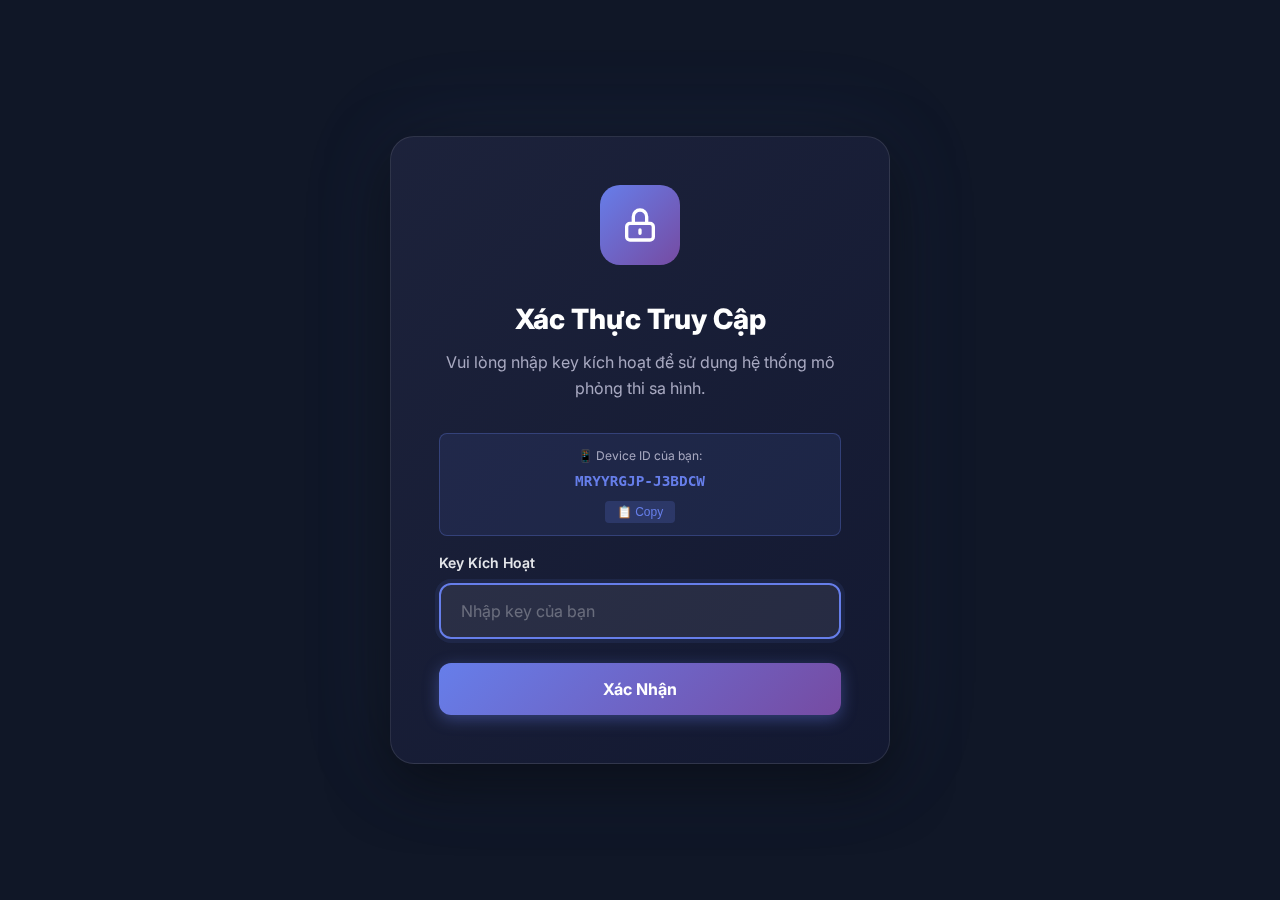
<file: index.html>
<!DOCTYPE html>
<html lang="vi">

<head>
    <meta charset="UTF-8">
    <meta name="viewport" content="width=device-width, initial-scale=1.0">
    <meta name="description"
        content="Website mô phỏng thi bằng lái xe ô tô - Luyện tập với các câu hỏi hình ảnh có âm thanh">
    <title>Mô Phỏng Âm Thanh Sát Hạch Thi Bằng Lái Xe</title>
    <link rel="icon" type="image/png" href="LOGO.png">
    <link rel="stylesheet" href="styles.css">
    <link rel="stylesheet" href="auth.css">
    <link rel="preconnect" href="https://fonts.googleapis.com">
    <link rel="preconnect" href="https://fonts.gstatic.com" crossorigin>
    <link href="https://fonts.googleapis.com/css2?family=Inter:wght@300;400;500;600;700;800&display=swap"
        rel="stylesheet">
</head>

<body>
    <!-- Background Animation -->
    <div class="background-animation">
        <div class="road-line"></div>
        <div class="road-line"></div>
        <div class="road-line"></div>
    </div>

    <!-- Header -->
    <header class="header">
        <div class="container">
            <div class="logo">
                <div class="logo-icon">
                    <svg viewBox="0 0 24 24" fill="none" xmlns="http://www.w3.org/2000/svg">
                        <path d="M5 13L9 17L19 7" stroke="currentColor" stroke-width="2" stroke-linecap="round"
                            stroke-linejoin="round" />
                        <circle cx="12" cy="12" r="10" stroke="currentColor" stroke-width="2" />
                    </svg>
                </div>
                <span class="logo-text">Mô Phỏng Âm Thanh Sát Hạch</span>
            </div>
            <nav class="nav">
                <a href="index.html" class="nav-link active">Trang Chủ</a>
                <button class="theme-toggle" id="themeToggle" title="Chuyển đổi Sáng/Tối">
                    <!-- Moon Icon (shown in dark mode) -->
                    <svg class="moon-icon" viewBox="0 0 24 24" fill="none" xmlns="http://www.w3.org/2000/svg">
                        <path d="M21 12.79A9 9 0 1 1 11.21 3 7 7 0 0 0 21 12.79z" stroke="currentColor" stroke-width="2"
                            stroke-linecap="round" stroke-linejoin="round" />
                    </svg>
                    <!-- Sun Icon (shown in light mode) -->
                    <svg class="sun-icon" viewBox="0 0 24 24" fill="none" xmlns="http://www.w3.org/2000/svg">
                        <circle cx="12" cy="12" r="5" stroke="currentColor" stroke-width="2" />
                        <path
                            d="M12 1v2M12 21v2M4.22 4.22l1.42 1.42M18.36 18.36l1.42 1.42M1 12h2M21 12h2M4.22 19.78l1.42-1.42M18.36 5.64l1.42-1.42"
                            stroke="currentColor" stroke-width="2" stroke-linecap="round" />
                    </svg>
                </button>
            </nav>
        </div>
    </header>

    <!-- Hero Section -->
    <section class="hero">
        <div class="container">
            <div class="hero-content">
                <div class="hero-badge">
                    <span class="badge-icon">🎯</span>
                    <span>Mô phỏng sát hạch thực tế</span>
                </div>
                <h1 class="hero-title">
                    Luyện Thi Thiết Bị Sát Hạch<br>
                    <span class="gradient-text">Chuẩn Bộ Giao Thông</span>
                </h1>
                <p class="hero-description">

                </p>
                <div class="hero-buttons">
                    <button class="btn btn-primary" id="startSaHinhBtn">
                        <svg viewBox="0 0 24 24" fill="none" xmlns="http://www.w3.org/2000/svg">
                            <path d="M9 19V6L21 12L9 19Z" stroke="currentColor" stroke-width="2" stroke-linecap="round"
                                stroke-linejoin="round" />
                        </svg>
                        <span>Thi Sa Hình</span>
                    </button>
                    <button class="btn btn-primary btn-alt" id="startDuongTruongBtn">
                        <svg viewBox="0 0 24 24" fill="none" xmlns="http://www.w3.org/2000/svg">
                            <path
                                d="M19 11H5M19 11C20.1046 11 21 11.8954 21 13V19C21 20.1046 20.1046 21 19 21H5C3.89543 21 3 20.1046 3 19V13C3 11.8954 3.89543 11 5 11M19 11V9C19 7.89543 18.1046 7 17 7M5 11V9C5 7.89543 5.89543 7 7 7M7 7V5C7 3.89543 7.89543 3 9 3H15C16.1046 3 17 3.89543 17 5V7M7 7H17"
                                stroke="currentColor" stroke-width="2" stroke-linecap="round" stroke-linejoin="round" />
                        </svg>
                        <span>Thi Đường Trường</span>
                    </button>
                    <button class="btn btn-secondary" id="learnMoreBtn">
                        <span>Tìm Hiểu Thêm</span>
                    </button>
                </div>
            </div>
        </div>
    </section>

    <!-- Features Section -->
    <section class="features">
        <div class="container">
            <div class="section-header">
                <h2 class="section-title">Tính Năng Nổi Bật</h2>
                <p class="section-description">
                    Trải nghiệm học tập hiện đại với công nghệ tiên tiến
                </p>
            </div>
            <div class="features-grid">
                <div class="feature-card">
                    <div class="feature-icon">
                        <svg viewBox="0 0 24 24" fill="none" xmlns="http://www.w3.org/2000/svg">
                            <path d="M11 5L6 9H2V15H6L11 19V5Z" stroke="currentColor" stroke-width="2"
                                stroke-linecap="round" stroke-linejoin="round" />
                            <path
                                d="M15.54 8.46C16.4774 9.39764 17.0039 10.6692 17.0039 11.995C17.0039 13.3208 16.4774 14.5924 15.54 15.53"
                                stroke="currentColor" stroke-width="2" stroke-linecap="round" stroke-linejoin="round" />
                            <path
                                d="M19.07 4.93C20.9447 6.80528 21.9979 9.34836 21.9979 12C21.9979 14.6516 20.9447 17.1947 19.07 19.07"
                                stroke="currentColor" stroke-width="2" stroke-linecap="round" stroke-linejoin="round" />
                        </svg>
                    </div>
                    <h3 class="feature-title">Mô Phỏng Âm Thanh</h3>
                    <p class="feature-description">
                        Âm thanh thông báo giống hệt phòng thi thật, giúp bạn làm quen với môi trường thi sa hình thực
                        tế.
                    </p>
                </div>

                <div class="feature-card">
                    <div class="feature-icon">
                        <svg viewBox="0 0 24 24" fill="none" xmlns="http://www.w3.org/2000/svg">
                            <path d="M4 6H20M4 12H20M4 18H20" stroke="currentColor" stroke-width="2"
                                stroke-linecap="round" stroke-linejoin="round" />
                            <circle cx="8" cy="6" r="2" fill="currentColor" />
                            <circle cx="8" cy="12" r="2" fill="currentColor" />
                            <circle cx="8" cy="18" r="2" fill="currentColor" />
                        </svg>
                    </div>
                    <h3 class="feature-title">14 Bài Thi Đầy Đủ</h3>
                    <p class="feature-description">
                        Đầy đủ 14 bài thi sa hình theo quy định: Xuất phát, Nhường đường, Dốc cầu, Ngã tư, Ghép xe và
                        nhiều hơn nữa.
                    </p>
                </div>

                <div class="feature-card">
                    <div class="feature-icon">
                        <svg viewBox="0 0 24 24" fill="none" xmlns="http://www.w3.org/2000/svg">
                            <path
                                d="M9 12L11 14L15 10M21 12C21 16.9706 16.9706 21 12 21C7.02944 21 3 16.9706 3 12C3 7.02944 7.02944 3 12 3C16.9706 3 21 7.02944 21 12Z"
                                stroke="currentColor" stroke-width="2" stroke-linecap="round" stroke-linejoin="round" />
                        </svg>
                    </div>
                    <h3 class="feature-title">Chấm Điểm Tự Động</h3>
                    <p class="feature-description">
                        Hệ thống tự động trừ điểm theo đúng quy định khi có lỗi, hiển thị điểm số realtime.
                    </p>
                </div>

                <div class="feature-card">
                    <div class="feature-icon">
                        <svg viewBox="0 0 24 24" fill="none" xmlns="http://www.w3.org/2000/svg">
                            <path
                                d="M12 8V12L15 15M21 12C21 16.9706 16.9706 21 12 21C7.02944 21 3 16.9706 3 12C3 7.02944 7.02944 3 12 3C16.9706 3 21 7.02944 21 12Z"
                                stroke="currentColor" stroke-width="2" stroke-linecap="round" stroke-linejoin="round" />
                        </svg>
                    </div>
                    <h3 class="feature-title">Đếm Thời Gian Chính Xác</h3>
                    <p class="feature-description">
                        Đếm thời gian tổng và thời gian từng bài, tự động phạt khi quá thời gian quy định.
                    </p>
                </div>
            </div>
        </div>
    </section>

    <!-- CTA Section -->
    <section class="cta">
        <div class="container">
            <div class="cta-content">
                <h2 class="cta-title">Sẵn Sàng Chinh Phục Bằng Lái?</h2>
                <p class="cta-description">
                    Bắt đầu luyện tập ngay hôm nay để tự tin bước vào kỳ thi thực tế!
                </p>
                <div class="cta-buttons">
                    <button class="btn btn-primary btn-large" id="ctaStartSaHinhBtn">
                        <svg viewBox="0 0 24 24" fill="none" xmlns="http://www.w3.org/2000/svg">
                            <path d="M9 19V6L21 12L9 19Z" stroke="currentColor" stroke-width="2" stroke-linecap="round"
                                stroke-linejoin="round" />
                        </svg>
                        <span>Thi Sa Hình</span>
                    </button>
                    <button class="btn btn-primary btn-large btn-alt" id="ctaStartDuongTruongBtn">
                        <svg viewBox="0 0 24 24" fill="none" xmlns="http://www.w3.org/2000/svg">
                            <path
                                d="M19 11H5M19 11C20.1046 11 21 11.8954 21 13V19C21 20.1046 20.1046 21 19 21H5C3.89543 21 3 20.1046 3 19V13C3 11.8954 3.89543 11 5 11M19 11V9C19 7.89543 18.1046 7 17 7M5 11V9C5 7.89543 5.89543 7 7 7M7 7V5C7 3.89543 7.89543 3 9 3H15C16.1046 3 17 3.89543 17 5V7M7 7H17"
                                stroke="currentColor" stroke-width="2" stroke-linecap="round" stroke-linejoin="round" />
                        </svg>
                        <span>Thi Đường Trường</span>
                    </button>
                </div>
            </div>
        </div>
    </section>

    <!-- Footer -->
    <footer class="footer">
        <div class="container">
            <div class="footer-content">
                <div class="footer-section">
                    <div class="logo">
                        <div class="logo-icon">
                            <svg viewBox="0 0 24 24" fill="none" xmlns="http://www.w3.org/2000/svg">
                                <path d="M5 13L9 17L19 7" stroke="currentColor" stroke-width="2" stroke-linecap="round"
                                    stroke-linejoin="round" />
                                <circle cx="12" cy="12" r="10" stroke="currentColor" stroke-width="2" />
                            </svg>
                        </div>
                        <span class="logo-text">Mô Phỏng Âm Thanh Sát Hạch</span>
                    </div>
                    <p class="footer-description">
                        Nền tảng làm quen với âm thanh thực tế khi thi sát hạch lái xe chân thật nhất
                    </p>
                </div>
                <div class="footer-section">
                    <h4 class="footer-title">Liên Kết</h4>
                    <ul class="footer-links">
                        <li><a href="index.html">Trang Chủ</a></li>
                        <li><a href="thi-sa-hinh.html">Thi Sa Hình</a></li>
                    </ul>
                </div>
                <div class="footer-section">
                    <h4 class="footer-title">Thông Tin</h4>
                    <ul class="footer-links">
                        <li><a href="#">Liên hệ Zalo: 0907.251.937</a></li>
                    </ul>
                </div>
            </div>
            <div class="footer-bottom">
                <p>&copy; Website mô phỏng âm thanh sát hạch thi bằng lái xe. Được phát triển tại Việt Nam.</p>
            </div>
        </div>
    </footer>

    <script src="theme-toggle.js"></script>
    <script src="auth.js"></script>
    <script src="auth-ui.js"></script>
    <script src="script.js"></script>
</body>

</html>
</file>
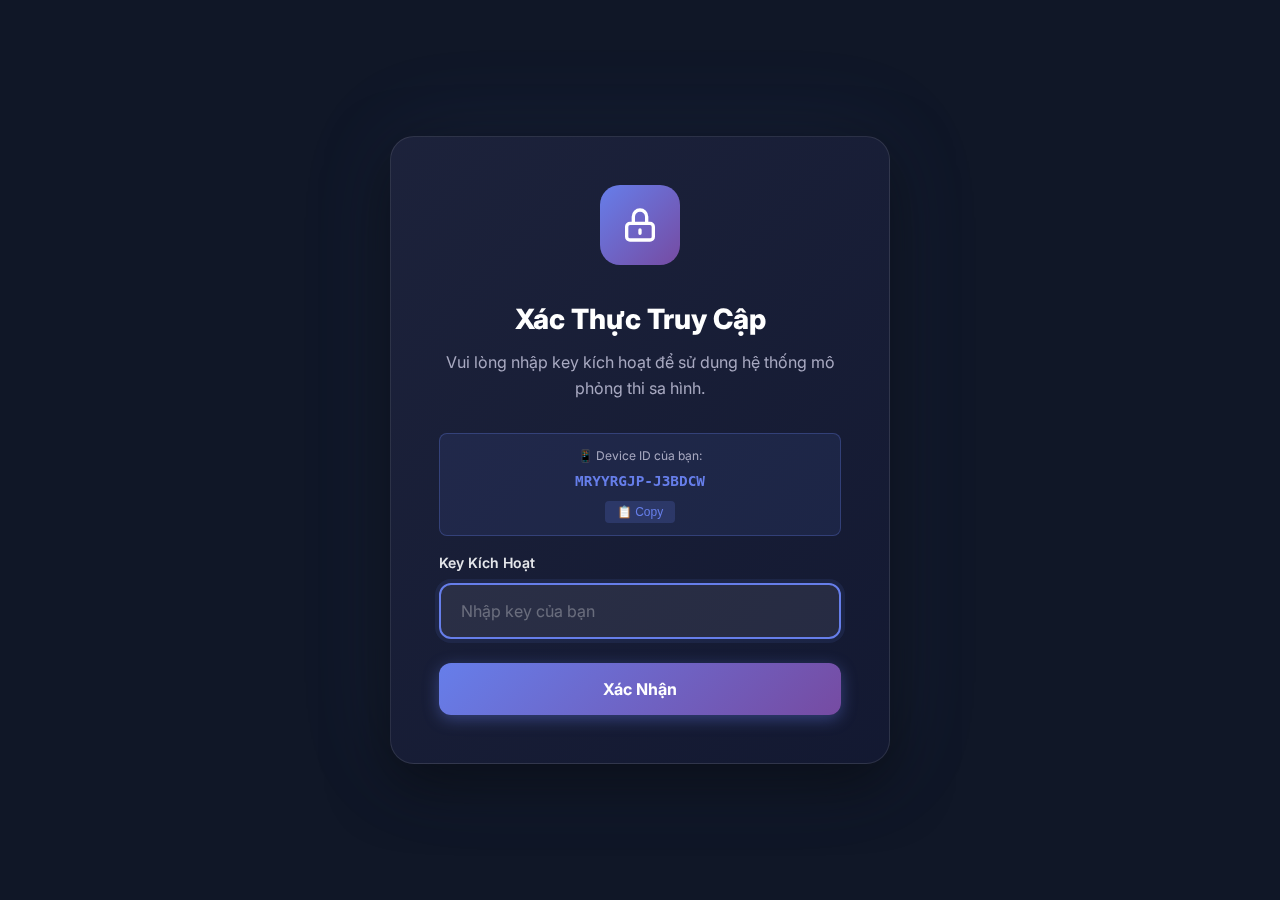
<file: thi-sa-hinh.html>
﻿<!DOCTYPE html>
<html lang="vi">

<head>
    <meta charset="UTF-8">
    <meta name="viewport" content="width=device-width, initial-scale=1.0">
    <meta name="description" content="Thi Sa Hình - Mô phỏng thi bằng lái xe ô tô">
    <title>Mô Phỏng Âm Thanh Sát Hạch Thi Bằng Lái Xe</title>
    <link rel="icon" type="image/png" href="LOGO.png">
    <link rel="stylesheet" href="styles.css">
    <link rel="stylesheet" href="thi-sa-hinh.css">
    <link rel="stylesheet" href="auth.css">
    <link rel="preconnect" href="https://fonts.googleapis.com">
    <link rel="preconnect" href="https://fonts.gstatic.com" crossorigin>
    <link href="https://fonts.googleapis.com/css2?family=Inter:wght@300;400;500;600;700;800&display=swap"
        rel="stylesheet">
</head>

<body>
    <!-- Overlay Start Button (Fix Autoplay Mobile) -->
    <div id="startOverlay" class="start-overlay">
        <div class="start-modal">
            <h2 class="start-title">Sẵn sàng làm bài thi?</h2>
            <button id="startExamBtn" class="start-btn">BẮT ĐẦU NGAY</button>
            <p class="start-note">Nhấn để bật âm thanh và tính giờ</p>
        </div>
    </div>
    <!-- Background Animation -->
    <div class="background-animation">
        <div class="road-line"></div>
        <div class="road-line"></div>
        <div class="road-line"></div>
    </div>

    <!-- Main Content -->
    <main class="exam-container">
        <div class="container">
            <!-- Exam Header -->
            <div class="exam-header">
                <a href="index.html" class="back-button" id="backBtn">
                    <svg viewBox="0 0 24 24" fill="none" xmlns="http://www.w3.org/2000/svg">
                        <path d="M19 12H5M5 12L12 19M5 12L12 5" stroke="currentColor" stroke-width="2"
                            stroke-linecap="round" stroke-linejoin="round" />
                    </svg>
                    <span class="back-text">Trang chủ</span>
                </a>
                <h1 class="exam-title">THI SA HÌNH</h1>
                <div class="exam-stats">
                    <div class="stat-item">
                        <span class="stat-label">ĐIỂM</span>
                        <span class="stat-value" id="score">100</span>
                    </div>
                    <div class="stat-item">
                        <span class="stat-label">TỔNG TG</span>
                        <span class="stat-value" id="totalTime">00:00</span>
                    </div>
                    <div class="stat-item">
                        <span class="stat-label">TG TRONG BÀI</span>
                        <span class="stat-value" id="currentTime">00:00</span>
                    </div>
                    <!-- Theme Toggle Button -->
                    <button class="theme-toggle" id="themeToggle" title="Chuyển đổi Sáng/Tối">
                        <svg class="moon-icon" viewBox="0 0 24 24" fill="none" xmlns="http://www.w3.org/2000/svg">
                            <path d="M21 12.79A9 9 0 1 1 11.21 3 7 7 0 0 0 21 12.79z" stroke="currentColor"
                                stroke-width="2" stroke-linecap="round" stroke-linejoin="round" />
                        </svg>
                        <svg class="sun-icon" viewBox="0 0 24 24" fill="none" xmlns="http://www.w3.org/2000/svg">
                            <circle cx="12" cy="12" r="5" stroke="currentColor" stroke-width="2" />
                            <path
                                d="M12 1v2M12 21v2M4.22 4.22l1.42 1.42M18.36 18.36l1.42 1.42M1 12h2M21 12h2M4.22 19.78l1.42-1.42M18.36 5.64l1.42-1.42"
                                stroke="currentColor" stroke-width="2" stroke-linecap="round" />
                        </svg>
                    </button>
                </div>
            </div>

            <!-- Exam Name Section -->
            <div class="exam-name-section">
                <div class="exam-name-label">Bài thi:</div>
                <div class="exam-name-title">XUẤT PHÁT</div>
            </div>

            <!-- Common Errors Section -->
            <div class="common-errors-section">
                <h3 class="common-errors-title">CÁC LỖI CHUNG</h3>
                <div class="error-buttons">
                    <button class="error-btn" data-penalty="-5">
                        <span class="error-name">Chết máy</span>
                        <span class="error-penalty">(-5đ)</span>
                    </button>
                    <button class="error-btn" data-penalty="-1">
                        <span class="error-name">Xe quá tốc độ</span>
                        <span class="error-penalty">(-1đ)</span>
                    </button>
                    <button class="error-btn" data-penalty="-5">
                        <span class="error-name">Vòng tua quá 4000</span>
                        <span class="error-penalty">(-5đ)</span>
                    </button>
                </div>
            </div>

            <!-- Exam Errors Section -->
            <div class="exam-errors-section">
                <h3 class="exam-errors-title">LỖI TRONG BÀI THI</h3>
                <div class="exam-error-buttons">
                    <button class="exam-error-btn" data-penalty="-5">
                        <span class="error-name">Không thắt dây an toàn</span>
                        <span class="error-penalty">(-5đ)</span>
                    </button>
                    <button class="exam-error-btn" data-penalty="-5">
                        <span class="error-name">Không bật xi nhan trái</span>
                        <span class="error-penalty">(-5đ)</span>
                    </button>
                    <button class="exam-error-btn" data-penalty="-5">
                        <span class="error-name">Không tắt xi nhan trái</span>
                        <span class="error-penalty">(-5đ)</span>
                    </button>
                    <button class="exam-error-btn" id="btn4" data-penalty="-25" style="display: none;">
                        <span class="error-name">Xe tụt dốc quá 50 cm</span>
                        <span class="error-penalty">(-25đ)</span>
                    </button>
                </div>
            </div>

            <!-- Audio Section -->
            <div class="audio-section">
                <h3 class="audio-title">ÂM THANH TRONG BÀI</h3>
                <div class="audio-buttons">
                    <button class="audio-btn" data-audio="AM THANH TING TONG NHAN BAI.mp3">
                        <span class="audio-name">Ting Ton</span>
                    </button>
                    <button class="audio-btn" id="tuneBtn" data-audio="Tune Nhan Bai.mp3" style="display: none;">
                        <span class="audio-name">Tune</span>
                    </button>
                    <button class="audio-btn" id="emergencyBtn" data-audio="KHAN CAP NGA TU 1.mp3"
                        style="display: none;">
                        <span class="audio-name">Âm thanh khẩn cấp</span>
                    </button>
                </div>
            </div>

            <!-- Content Area (To be filled) -->
            <div class="content-area">
                <p style="color: var(--text-muted); text-align: center; padding: 4rem 0; font-size: 1.125rem;">
                    Website được sản xuất năm 2026
                </p>
            </div>

            <!-- Floating Previous Button (Initially hidden) -->
            <button class="prev-question-btn" id="prevQuestionBtn" style="display: none;">
                <svg viewBox="0 0 24 24" fill="none" xmlns="http://www.w3.org/2000/svg">
                    <path d="M11 17L6 12M6 12L11 7M6 12H18" stroke="currentColor" stroke-width="2"
                        stroke-linecap="round" stroke-linejoin="round" />
                </svg>
                <span class="prev-btn-text">Quay lại bài XUẤT PHÁT</span>
            </button>

            <!-- Floating Next Button -->
            <button class="next-question-btn" id="nextQuestionBtn">
                <span class="next-btn-text">Nhường đường cho người đi bộ</span>
                <svg viewBox="0 0 24 24" fill="none" xmlns="http://www.w3.org/2000/svg">
                    <path d="M13 7L18 12M18 12L13 17M18 12H6" stroke="currentColor" stroke-width="2"
                        stroke-linecap="round" stroke-linejoin="round" />
                </svg>
            </button>

            <!-- Floating Next Button 2 (to Question 3: Doc Cau) - Initially hidden -->
            <button class="next-question-btn" id="nextQuestion2Btn" style="display: none;">
                <span class="next-btn-text">Dừng và khởi hành xe ngang dốc</span>
                <svg viewBox="0 0 24 24" fill="none" xmlns="http://www.w3.org/2000/svg">
                    <path d="M13 7L18 12M18 12L13 17M18 12H6" stroke="currentColor" stroke-width="2"
                        stroke-linecap="round" stroke-linejoin="round" />
                </svg>
            </button>

            <!-- Floating Next Button 3 (to Question 4: Qua Vet Banh Xe) - Initially hidden -->
            <button class="next-question-btn" id="nextQuestion3Btn" style="display: none;">
                <span class="next-btn-text">Qua vệt bánh xe</span>
                <svg viewBox="0 0 24 24" fill="none" xmlns="http://www.w3.org/2000/svg">
                    <path d="M13 7L18 12M18 12L13 17M18 12H6" stroke="currentColor" stroke-width="2"
                        stroke-linecap="round" stroke-linejoin="round" />
                </svg>
            </button>

            <!-- Floating Next Button 4 (to Question 5: Nga Tu 1) - Initially hidden -->
            <button class="next-question-btn" id="nextQuestion4Btn" style="display: none;">
                <span class="next-btn-text">Ngã tư 1</span>
                <svg viewBox="0 0 24 24" fill="none" xmlns="http://www.w3.org/2000/svg">
                    <path d="M13 7L18 12M18 12L13 17M18 12H6" stroke="currentColor" stroke-width="2"
                        stroke-linecap="round" stroke-linejoin="round" />
                </svg>
            </button>

            <!-- Floating Next Button 5 (to Question 6: Duong Vong Quanh Co) - Initially hidden -->
            <button class="next-question-btn" id="nextQuestion5Btn" style="display: none;">
                <span class="next-btn-text">Đường vòng quanh co</span>
                <svg viewBox="0 0 24 24" fill="none" xmlns="http://www.w3.org/2000/svg">
                    <path d="M13 7L18 12M18 12L13 17M18 12H6" stroke="currentColor" stroke-width="2"
                        stroke-linecap="round" stroke-linejoin="round" />
                </svg>
            </button>

            <!-- Floating Next Button 6 (to Question 7: Nga Tu 2) - Initially hidden -->
            <button class="next-question-btn" id="nextQuestion6Btn" style="display: none;">
                <span class="next-btn-text">Ngã tư 2</span>
                <svg viewBox="0 0 24 24" fill="none" xmlns="http://www.w3.org/2000/svg">
                    <path d="M13 7L18 12M18 12L13 17M18 12H6" stroke="currentColor" stroke-width="2"
                        stroke-linecap="round" stroke-linejoin="round" />
                </svg>
            </button>

            <!-- Floating Next Button 7 (to Question 8: Ghep Doc) - Initially hidden -->
            <button class="next-question-btn" id="nextQuestion7Btn" style="display: none;">
                <span class="next-btn-text">Ghép dọc</span>
                <svg viewBox="0 0 24 24" fill="none" xmlns="http://www.w3.org/2000/svg">
                    <path d="M13 7L18 12M18 12L13 17M18 12H6" stroke="currentColor" stroke-width="2"
                        stroke-linecap="round" stroke-linejoin="round" />
                </svg>
            </button>

            <!-- Floating Next Button 8 (to Question 9: Nga Tu 3) - Initially hidden -->
            <button class="next-question-btn" id="nextQuestion8Btn" style="display: none;">
                <span class="next-btn-text">Ngã tư 3</span>
                <svg viewBox="0 0 24 24" fill="none" xmlns="http://www.w3.org/2000/svg">
                    <path d="M13 7L18 12M18 12L13 17M18 12H6" stroke="currentColor" stroke-width="2"
                        stroke-linecap="round" stroke-linejoin="round" />
                </svg>
            </button>

            <!-- Floating Next Button 9 (to Question 10: Duong Sat) - Initially hidden -->
            <button class="next-question-btn" id="nextQuestion9Btn" style="display: none;">
                <span class="next-btn-text">Đường sắt</span>
                <svg viewBox="0 0 24 24" fill="none" xmlns="http://www.w3.org/2000/svg">
                    <path d="M13 7L18 12M18 12L13 17M18 12H6" stroke="currentColor" stroke-width="2"
                        stroke-linecap="round" stroke-linejoin="round" />
                </svg>
            </button>

            <!-- Floating Next Button 10 (to Question 11: Thay Doi So) - Initially hidden -->
            <button class="next-question-btn" id="nextQuestion10Btn" style="display: none;">
                <span class="next-btn-text">Thay đổi số</span>
                <svg viewBox="0 0 24 24" fill="none" xmlns="http://www.w3.org/2000/svg">
                    <path d="M13 7L18 12M18 12L13 17M18 12H6" stroke="currentColor" stroke-width="2"
                        stroke-linecap="round" stroke-linejoin="round" />
                </svg>
            </button>

            <!-- Floating Next Button 11 (to Question 12: Ghep Ngang) - Initially hidden -->
            <button class="next-question-btn" id="nextQuestion11Btn" style="display: none;">
                <span class="next-btn-text">Ghép ngang</span>
                <svg viewBox="0 0 24 24" fill="none" xmlns="http://www.w3.org/2000/svg">
                    <path d="M13 7L18 12M18 12L13 17M18 12H6" stroke="currentColor" stroke-width="2"
                        stroke-linecap="round" stroke-linejoin="round" />
                </svg>
            </button>

            <!-- Floating Next Button 12 (to Question 13: Nga Tu 4) - Initially hidden -->
            <button class="next-question-btn" id="nextQuestion12Btn" style="display: none;">
                <span class="next-btn-text">Ngã tư 4</span>
                <svg viewBox="0 0 24 24" fill="none" xmlns="http://www.w3.org/2000/svg">
                    <path d="M13 7L18 12M18 12L13 17M18 12H6" stroke="currentColor" stroke-width="2"
                        stroke-linecap="round" stroke-linejoin="round" />
                </svg>
            </button>

            <!-- Floating Next Button 13 (to Question 14: Ket Thuc) - Initially hidden -->
            <button class="next-question-btn" id="nextQuestion13Btn" style="display: none;">
                <span class="next-btn-text">Kết thúc</span>
                <svg viewBox="0 0 24 24" fill="none" xmlns="http://www.w3.org/2000/svg">
                    <path d="M13 7L18 12M18 12L13 17M18 12H6" stroke="currentColor" stroke-width="2"
                        stroke-linecap="round" stroke-linejoin="round" />
                </svg>
            </button>
        </div>


    </main>

    <script src="theme-toggle.js"></script>
    <script src="auth.js"></script>
    <script src="thi-sa-hinh.js"></script>
</body>

</html>
</file>
<file: styles.css>
/* ===== CSS Variables ===== */
/* Dark Theme (Default) */
:root {
    /* Colors */
    --primary-gradient: linear-gradient(135deg, #667eea 0%, #764ba2 100%);
    --secondary-gradient: linear-gradient(135deg, #f093fb 0%, #f5576c 100%);
    --success-gradient: linear-gradient(135deg, #4facfe 0%, #00f2fe 100%);

    --bg-primary: #0a0b1e;
    --bg-secondary: #131429;
    --bg-card: rgba(255, 255, 255, 0.05);
    --bg-card-hover: rgba(255, 255, 255, 0.08);

    --text-primary: #ffffff;
    --text-secondary: #a8a9c1;
    --text-muted: #6b6c8a;

    --accent-purple: #667eea;
    --accent-pink: #f5576c;
    --accent-blue: #4facfe;

    /* Spacing */
    --spacing-xs: 0.5rem;
    --spacing-sm: 1rem;
    --spacing-md: 1.5rem;
    --spacing-lg: 2rem;
    --spacing-xl: 3rem;
    --spacing-2xl: 4rem;
    --spacing-3xl: 6rem;

    /* Border Radius */
    --radius-sm: 8px;
    --radius-md: 12px;
    --radius-lg: 16px;
    --radius-xl: 24px;

    /* Shadows */
    --shadow-sm: 0 2px 8px rgba(0, 0, 0, 0.1);
    --shadow-md: 0 4px 16px rgba(0, 0, 0, 0.2);
    --shadow-lg: 0 8px 32px rgba(0, 0, 0, 0.3);
    --shadow-glow: 0 0 40px rgba(102, 126, 234, 0.4);

    /* Transitions */
    --transition-fast: 0.2s ease;
    --transition-normal: 0.3s ease;
    --transition-slow: 0.5s ease;
}

/* Light Theme - Vibrant & Premium Design */
[data-theme="light"] {
    --bg-primary: #fafbff;
    --bg-secondary: #ffffff;
    --bg-card: #ffffff;
    --bg-card-hover: #f8f9ff;

    --text-primary: #1a1a2e;
    --text-secondary: #4a5568;
    --text-muted: #718096;

    --accent-primary: #6366f1;
    --accent-secondary: #8b5cf6;
    --accent-gradient: linear-gradient(135deg, #6366f1 0%, #8b5cf6 100%);

    --shadow-sm: 0 2px 8px rgba(99, 102, 241, 0.1);
    --shadow-md: 0 8px 24px rgba(99, 102, 241, 0.15);
    --shadow-lg: 0 16px 40px rgba(99, 102, 241, 0.2);
    --shadow-glow: 0 0 30px rgba(99, 102, 241, 0.3);
}

/* ===== Theme Toggle Button ===== */
.theme-toggle {
    display: flex;
    align-items: center;
    justify-content: center;
    width: 44px;
    height: 44px;
    background: var(--bg-card);
    border: 1px solid rgba(255, 255, 255, 0.1);
    border-radius: var(--radius-md);
    cursor: pointer;
    transition: all var(--transition-normal);
    margin-left: var(--spacing-md);
}

[data-theme="light"] .theme-toggle {
    background: linear-gradient(135deg, #fef3c7 0%, #fde68a 100%);
    border: 2px solid #f59e0b;
    box-shadow: 0 4px 12px rgba(245, 158, 11, 0.3);
}

.theme-toggle:hover {
    background: var(--bg-card-hover);
    transform: scale(1.05);
}

[data-theme="light"] .theme-toggle:hover {
    box-shadow: 0 6px 16px rgba(245, 158, 11, 0.4);
    transform: scale(1.1);
}

.theme-toggle svg {
    width: 22px;
    height: 22px;
    color: var(--text-primary);
    transition: transform var(--transition-normal);
}

[data-theme="light"] .theme-toggle svg {
    color: #d97706;
}

.theme-toggle:hover svg {
    transform: rotate(15deg);
}

.theme-toggle .sun-icon {
    display: none;
}

.theme-toggle .moon-icon {
    display: block;
}

[data-theme="light"] .theme-toggle .sun-icon {
    display: block;
}

[data-theme="light"] .theme-toggle .moon-icon {
    display: none;
}

/* ===== Light Mode - Body & Background ===== */
[data-theme="light"] body {
    background: linear-gradient(135deg, #e0e7ff 0%, #ede9fe 50%, #fae8ff 100%);
    background-attachment: fixed;
}

[data-theme="light"] .header {
    background: linear-gradient(180deg, rgba(255, 255, 255, 0.98) 0%, rgba(255, 255, 255, 0.95) 100%);
    border-bottom: 2px solid transparent;
    border-image: linear-gradient(90deg, #6366f1, #8b5cf6, #a855f7) 1;
    box-shadow: 0 4px 20px rgba(99, 102, 241, 0.1);
}

[data-theme="light"] .logo-icon {
    background: linear-gradient(135deg, #6366f1 0%, #8b5cf6 100%);
    box-shadow: 0 4px 12px rgba(99, 102, 241, 0.4);
}

[data-theme="light"] .logo-text {
    background: linear-gradient(135deg, #4f46e5 0%, #7c3aed 100%);
    -webkit-background-clip: text;
    -webkit-text-fill-color: transparent;
    background-clip: text;
    font-weight: 800;
}

[data-theme="light"] .nav-link {
    color: #4a5568;
    font-weight: 600;
}

[data-theme="light"] .nav-link:hover {
    color: #6366f1;
}

[data-theme="light"] .nav-link.active {
    color: #6366f1;
    background: linear-gradient(135deg, #eef2ff 0%, #f5f3ff 100%);
    border-radius: 8px;
}

[data-theme="light"] .background-animation {
    background: transparent;
}

[data-theme="light"] .road-line {
    background: linear-gradient(180deg, transparent 0%, #8b5cf6 50%, transparent 100%);
    opacity: 0.1;
}

/* ===== Light Mode - Hero Section ===== */
[data-theme="light"] .hero-title {
    color: #1e1b4b;
    text-shadow: 0 2px 10px rgba(99, 102, 241, 0.1);
}

[data-theme="light"] .hero-description {
    color: #4a5568;
}

/* ===== Light Mode - Buttons ===== */
[data-theme="light"] .btn-primary {
    background: linear-gradient(135deg, #6366f1 0%, #8b5cf6 100%);
    box-shadow: 0 6px 20px rgba(99, 102, 241, 0.4);
    border: none;
}

[data-theme="light"] .btn-primary:hover {
    background: linear-gradient(135deg, #4f46e5 0%, #7c3aed 100%);
    box-shadow: 0 8px 28px rgba(99, 102, 241, 0.5);
    transform: translateY(-3px);
}

[data-theme="light"] .btn-secondary {
    background: #ffffff;
    border: 2px solid #6366f1;
    color: #6366f1;
    font-weight: 600;
    box-shadow: 0 4px 12px rgba(99, 102, 241, 0.15);
}

[data-theme="light"] .btn-secondary:hover {
    background: linear-gradient(135deg, #eef2ff 0%, #f5f3ff 100%);
    border-color: #4f46e5;
    color: #4f46e5;
    box-shadow: 0 6px 20px rgba(99, 102, 241, 0.25);
    transform: translateY(-2px);
}

/* ===== Light Mode - Feature Cards ===== */
[data-theme="light"] .feature-card {
    background: linear-gradient(180deg, #ffffff 0%, #fafbff 100%);
    border: 2px solid #e0e7ff;
    box-shadow: 0 8px 24px rgba(99, 102, 241, 0.08);
    border-radius: 20px;
}

[data-theme="light"] .feature-card:hover {
    border-color: #a5b4fc;
    box-shadow: 0 16px 40px rgba(99, 102, 241, 0.18);
    transform: translateY(-8px);
    background: linear-gradient(180deg, #ffffff 0%, #f5f3ff 100%);
}

[data-theme="light"] .feature-icon {
    background: linear-gradient(135deg, #6366f1 0%, #8b5cf6 100%);
    box-shadow: 0 8px 20px rgba(99, 102, 241, 0.35);
}

[data-theme="light"] .feature-icon svg {
    color: #ffffff;
}

[data-theme="light"] .feature-title {
    color: #1e1b4b;
    font-weight: 700;
}

[data-theme="light"] .feature-description {
    color: #4a5568;
}

/* ===== Light Mode - CTA Section ===== */
[data-theme="light"] .cta {
    background: linear-gradient(135deg, #6366f1 0%, #8b5cf6 50%, #a855f7 100%);
    border: none;
}

[data-theme="light"] .cta-title {
    color: #ffffff;
    text-shadow: 0 2px 10px rgba(0, 0, 0, 0.2);
}

[data-theme="light"] .cta-description {
    color: rgba(255, 255, 255, 0.9);
}

[data-theme="light"] .cta .btn-primary {
    background: #ffffff;
    color: #6366f1;
    box-shadow: 0 6px 20px rgba(0, 0, 0, 0.2);
}

[data-theme="light"] .cta .btn-primary:hover {
    background: #f8fafc;
    box-shadow: 0 8px 28px rgba(0, 0, 0, 0.3);
}

/* ===== Light Mode - Exam Cards ===== */
[data-theme="light"] .exam-card {
    background: linear-gradient(180deg, #ffffff 0%, #fafbff 100%);
    border: 2px solid #e0e7ff;
    box-shadow: 0 8px 24px rgba(99, 102, 241, 0.08);
}

[data-theme="light"] .exam-card:hover {
    border-color: #a5b4fc;
    box-shadow: 0 16px 40px rgba(99, 102, 241, 0.18);
    transform: translateY(-6px);
}

[data-theme="light"] .exam-icon {
    background: linear-gradient(135deg, #6366f1 0%, #8b5cf6 100%);
}

[data-theme="light"] .exam-title {
    color: #1e1b4b;
}

[data-theme="light"] .exam-description {
    color: #4a5568;
}

/* ===== Light Mode - Footer ===== */
[data-theme="light"] .footer {
    background: linear-gradient(180deg, #1e1b4b 0%, #312e81 100%);
    border-top: none;
}

[data-theme="light"] .footer-title {
    color: #ffffff;
}

[data-theme="light"] .footer-links a {
    color: rgba(255, 255, 255, 0.7);
}

[data-theme="light"] .footer-links a:hover {
    color: #a5b4fc;
}

[data-theme="light"] .footer-description {
    color: rgba(255, 255, 255, 0.7);
}

[data-theme="light"] .footer .logo-text {
    background: linear-gradient(135deg, #a5b4fc 0%, #c4b5fd 100%);
    -webkit-background-clip: text;
    -webkit-text-fill-color: transparent;
}

[data-theme="light"] .footer-bottom {
    background: rgba(0, 0, 0, 0.2);
    border-top: 1px solid rgba(255, 255, 255, 0.1);
}

[data-theme="light"] .footer-bottom p {
    color: rgba(255, 255, 255, 0.6);
}

/* ===== Reset & Base Styles ===== */
* {
    margin: 0;
    padding: 0;
    box-sizing: border-box;
}

html {
    scroll-behavior: smooth;
}

body {
    font-family: 'Inter', -apple-system, BlinkMacSystemFont, 'Segoe UI', sans-serif;
    background: var(--bg-primary);
    color: var(--text-primary);
    line-height: 1.6;
    overflow-x: hidden;
    min-height: 100vh;
}

.container {
    max-width: 1200px;
    margin: 0 auto;
    padding: 0 var(--spacing-lg);
}

/* ===== Background Animation ===== */
.background-animation {
    position: fixed;
    top: 0;
    left: 0;
    width: 100%;
    height: 100%;
    z-index: -1;
    overflow: hidden;
    background: linear-gradient(180deg, var(--bg-primary) 0%, var(--bg-secondary) 100%);
}

.road-line {
    position: absolute;
    width: 4px;
    height: 100px;
    background: linear-gradient(180deg, transparent 0%, var(--accent-purple) 50%, transparent 100%);
    opacity: 0.2;
    animation: roadMove 3s linear infinite;
}

.road-line:nth-child(1) {
    left: 20%;
    animation-delay: 0s;
}

.road-line:nth-child(2) {
    left: 50%;
    animation-delay: 1s;
}

.road-line:nth-child(3) {
    left: 80%;
    animation-delay: 2s;
}

@keyframes roadMove {
    0% {
        transform: translateY(-100px);
        opacity: 0;
    }

    50% {
        opacity: 0.2;
    }

    100% {
        transform: translateY(100vh);
        opacity: 0;
    }
}

/* ===== Header ===== */
.header {
    position: sticky;
    top: 0;
    z-index: 1000;
    background: rgba(10, 11, 30, 0.8);
    backdrop-filter: blur(20px);
    border-bottom: 1px solid rgba(255, 255, 255, 0.1);
    padding: var(--spacing-md) 0;
}

.header .container {
    display: flex;
    justify-content: space-between;
    align-items: center;
}

.logo {
    display: flex;
    align-items: center;
    gap: var(--spacing-sm);
    font-weight: 700;
    font-size: 1.25rem;
    text-decoration: none;
    color: var(--text-primary);
}

.logo-icon {
    width: 40px;
    height: 40px;
    background: var(--primary-gradient);
    border-radius: var(--radius-md);
    display: flex;
    align-items: center;
    justify-content: center;
    padding: 8px;
}

.logo-icon svg {
    width: 100%;
    height: 100%;
    color: white;
}

.nav {
    display: flex;
    gap: var(--spacing-lg);
}

.nav-link {
    color: var(--text-secondary);
    text-decoration: none;
    font-weight: 500;
    transition: color var(--transition-fast);
    position: relative;
    padding: var(--spacing-xs) 0;
}

.nav-link::after {
    content: '';
    position: absolute;
    bottom: 0;
    left: 0;
    width: 0;
    height: 2px;
    background: var(--primary-gradient);
    transition: width var(--transition-fast);
}

.nav-link:hover,
.nav-link.active {
    color: var(--text-primary);
}

.nav-link:hover::after,
.nav-link.active::after {
    width: 100%;
}

/* ===== Hero Section ===== */
.hero {
    padding: var(--spacing-3xl) 0;
    min-height: 90vh;
    display: flex;
    align-items: center;
}

.hero .container {
    display: grid;
    grid-template-columns: 1fr 1fr;
    gap: var(--spacing-2xl);
    align-items: center;
}

.hero-content {
    animation: fadeInUp 0.8s ease;
}

.hero-badge {
    display: inline-flex;
    align-items: center;
    gap: var(--spacing-xs);
    background: var(--bg-card);
    border: 1px solid rgba(255, 255, 255, 0.1);
    padding: var(--spacing-xs) var(--spacing-md);
    border-radius: 50px;
    font-size: 0.875rem;
    color: var(--text-secondary);
    margin-bottom: var(--spacing-lg);
}

.badge-icon {
    font-size: 1.25rem;
}

.hero-title {
    font-size: 3.5rem;
    font-weight: 800;
    line-height: 1.2;
    margin-bottom: var(--spacing-md);
    letter-spacing: -0.02em;
}

.gradient-text {
    background: var(--primary-gradient);
    -webkit-background-clip: text;
    -webkit-text-fill-color: transparent;
    background-clip: text;
}

.hero-description {
    font-size: 1.125rem;
    color: var(--text-secondary);
    margin-bottom: var(--spacing-xl);
    max-width: 540px;
    line-height: 1.8;
}

.hero-buttons {
    display: flex;
    gap: var(--spacing-md);
    flex-wrap: wrap;
}

/* ===== Buttons ===== */
.btn {
    display: inline-flex;
    align-items: center;
    gap: var(--spacing-xs);
    padding: var(--spacing-md) var(--spacing-xl);
    border: none;
    border-radius: var(--radius-md);
    font-size: 1rem;
    font-weight: 600;
    cursor: pointer;
    transition: all var(--transition-normal);
    text-decoration: none;
    font-family: inherit;
    position: relative;
    overflow: hidden;
}

.btn svg {
    width: 20px;
    height: 20px;
    transition: transform var(--transition-fast);
}

.btn:hover svg {
    transform: translateX(4px);
}

.btn-primary {
    background: var(--primary-gradient);
    color: white;
    box-shadow: 0 4px 16px rgba(102, 126, 234, 0.4);
}

.btn-primary:hover {
    box-shadow: 0 8px 24px rgba(102, 126, 234, 0.6);
    transform: translateY(-2px);
}

.btn-primary:active {
    transform: translateY(0);
}

.btn-alt {
    background: var(--secondary-gradient);
}

.btn-alt:hover {
    box-shadow: 0 8px 24px rgba(245, 87, 108, 0.6);
}

.btn-secondary {
    background: var(--bg-card);
    color: var(--text-primary);
    border: 1px solid rgba(255, 255, 255, 0.1);
}

.btn-secondary:hover {
    background: var(--bg-card-hover);
    border-color: rgba(255, 255, 255, 0.2);
}

.btn-large {
    padding: var(--spacing-md) var(--spacing-2xl);
    font-size: 1.125rem;
}

/* CTA Buttons Layout */
.cta-buttons {
    display: flex;
    gap: var(--spacing-md);
    justify-content: center;
    flex-wrap: wrap;
}

/* ===== Hero Visual ===== */
.hero-visual {
    position: relative;
    animation: fadeInRight 0.8s ease;
}

.visual-card {
    position: relative;
    background: var(--bg-card);
    border: 1px solid rgba(255, 255, 255, 0.1);
    border-radius: var(--radius-xl);
    padding: var(--spacing-2xl);
    backdrop-filter: blur(20px);
    display: flex;
    align-items: center;
    justify-content: center;
    min-height: 400px;
}

.card-glow {
    position: absolute;
    top: 50%;
    left: 50%;
    transform: translate(-50%, -50%);
    width: 300px;
    height: 300px;
    background: var(--primary-gradient);
    opacity: 0.2;
    filter: blur(80px);
    border-radius: 50%;
    animation: pulse 3s ease-in-out infinite;
}

.steering-wheel {
    position: relative;
    z-index: 1;
    animation: rotate 20s linear infinite;
}

.steering-wheel svg {
    width: 200px;
    height: 200px;
    filter: drop-shadow(0 0 20px rgba(102, 126, 234, 0.5));
}

@keyframes pulse {

    0%,
    100% {
        transform: translate(-50%, -50%) scale(1);
        opacity: 0.2;
    }

    50% {
        transform: translate(-50%, -50%) scale(1.1);
        opacity: 0.3;
    }
}

@keyframes rotate {
    0% {
        transform: rotate(0deg);
    }

    100% {
        transform: rotate(360deg);
    }
}

/* ===== Features Section ===== */
.features {
    padding: var(--spacing-3xl) 0;
    background: var(--bg-secondary);
}

.section-header {
    text-align: center;
    margin-bottom: var(--spacing-2xl);
}

.section-title {
    font-size: 2.5rem;
    font-weight: 800;
    margin-bottom: var(--spacing-md);
    letter-spacing: -0.02em;
}

.section-description {
    font-size: 1.125rem;
    color: var(--text-secondary);
    max-width: 600px;
    margin: 0 auto;
}

.features-grid {
    display: grid;
    grid-template-columns: repeat(auto-fit, minmax(280px, 1fr));
    gap: var(--spacing-lg);
}

.feature-card {
    background: var(--bg-card);
    border: 1px solid rgba(255, 255, 255, 0.1);
    border-radius: var(--radius-lg);
    padding: var(--spacing-xl);
    transition: all var(--transition-normal);
    position: relative;
    overflow: hidden;
}

.feature-card::before {
    content: '';
    position: absolute;
    top: 0;
    left: 0;
    width: 100%;
    height: 4px;
    background: var(--primary-gradient);
    transform: scaleX(0);
    transform-origin: left;
    transition: transform var(--transition-normal);
}

.feature-card:hover {
    background: var(--bg-card-hover);
    transform: translateY(-4px);
    box-shadow: var(--shadow-lg);
}

.feature-card:hover::before {
    transform: scaleX(1);
}

.feature-icon {
    width: 60px;
    height: 60px;
    background: var(--primary-gradient);
    border-radius: var(--radius-md);
    display: flex;
    align-items: center;
    justify-content: center;
    margin-bottom: var(--spacing-md);
    padding: 15px;
}

.feature-icon svg {
    width: 100%;
    height: 100%;
    color: white;
}

.feature-title {
    font-size: 1.25rem;
    font-weight: 700;
    margin-bottom: var(--spacing-sm);
}

.feature-description {
    color: var(--text-secondary);
    line-height: 1.8;
}

.feature-card.coming-soon {
    position: relative;
    opacity: 0.7;
}

.coming-soon-badge {
    position: absolute;
    top: var(--spacing-md);
    right: var(--spacing-md);
    background: var(--secondary-gradient);
    color: white;
    font-size: 0.75rem;
    font-weight: 600;
    padding: var(--spacing-xs) var(--spacing-sm);
    border-radius: 50px;
    text-transform: uppercase;
    letter-spacing: 0.05em;
}

/* ===== CTA Section ===== */
.cta {
    padding: var(--spacing-3xl) 0;
    position: relative;
    overflow: hidden;
}

.cta::before {
    content: '';
    position: absolute;
    top: 50%;
    left: 50%;
    transform: translate(-50%, -50%);
    width: 600px;
    height: 600px;
    background: var(--primary-gradient);
    opacity: 0.1;
    filter: blur(100px);
    border-radius: 50%;
}

.cta-content {
    text-align: center;
    position: relative;
    z-index: 1;
}

.cta-title {
    font-size: 2.5rem;
    font-weight: 800;
    margin-bottom: var(--spacing-md);
    letter-spacing: -0.02em;
}

.cta-description {
    font-size: 1.125rem;
    color: var(--text-secondary);
    margin-bottom: var(--spacing-xl);
    max-width: 600px;
    margin-left: auto;
    margin-right: auto;
}

/* ===== Footer ===== */
.footer {
    background: var(--bg-secondary);
    border-top: 1px solid rgba(255, 255, 255, 0.1);
    padding: var(--spacing-2xl) 0 var(--spacing-lg);
}

.footer-content {
    display: grid;
    grid-template-columns: 2fr 1fr 1fr;
    gap: var(--spacing-2xl);
    margin-bottom: var(--spacing-xl);
}

.footer-section {
    display: flex;
    flex-direction: column;
    gap: var(--spacing-md);
}

.footer-description {
    color: var(--text-secondary);
    line-height: 1.8;
    max-width: 400px;
}

.footer-title {
    font-size: 1.125rem;
    font-weight: 700;
    margin-bottom: var(--spacing-xs);
}

.footer-links {
    list-style: none;
    display: flex;
    flex-direction: column;
    gap: var(--spacing-sm);
}

.footer-links a {
    color: var(--text-secondary);
    text-decoration: none;
    transition: color var(--transition-fast);
}

.footer-links a:hover {
    color: var(--text-primary);
}

.footer-bottom {
    padding-top: var(--spacing-lg);
    border-top: 1px solid rgba(255, 255, 255, 0.1);
    text-align: center;
    color: var(--text-muted);
    font-size: 0.875rem;
}

/* ===== Animations ===== */
@keyframes fadeInUp {
    from {
        opacity: 0;
        transform: translateY(30px);
    }

    to {
        opacity: 1;
        transform: translateY(0);
    }
}

@keyframes fadeInRight {
    from {
        opacity: 0;
        transform: translateX(30px);
    }

    to {
        opacity: 1;
        transform: translateX(0);
    }
}

/* ===== Responsive Design ===== */
@media (max-width: 968px) {
    .hero .container {
        grid-template-columns: 1fr;
        gap: var(--spacing-xl);
    }

    .hero-visual {
        order: -1;
    }

    .hero-title {
        font-size: 2.5rem;
    }

    .footer-content {
        grid-template-columns: 1fr;
        gap: var(--spacing-xl);
    }

    .nav {
        gap: var(--spacing-md);
    }
}

@media (max-width: 640px) {
    .container {
        padding: 0 var(--spacing-md);
    }

    .hero {
        padding: var(--spacing-2xl) 0;
    }

    .hero-title {
        font-size: 2rem;
    }

    .hero-description {
        font-size: 1rem;
    }

    .hero-buttons {
        flex-direction: column;
    }

    .btn {
        width: 100%;
        justify-content: center;
    }

    .section-title {
        font-size: 2rem;
    }

    .cta-title {
        font-size: 2rem;
    }

    .features-grid {
        grid-template-columns: 1fr;
    }

    .nav {
        display: none;
    }
}
</file>
<file: auth.css>
/* ===== AUTH MODAL STYLES ===== */

.auth-overlay {
    position: fixed;
    top: 0;
    left: 0;
    width: 100%;
    height: 100%;
    background: rgba(17, 24, 39, 0.97);
    backdrop-filter: blur(20px);
    z-index: 99999;
    display: flex;
    justify-content: center;
    align-items: center;
    animation: fadeIn 0.3s ease;
}

.auth-modal {
    background: linear-gradient(135deg, rgba(30, 35, 60, 0.95) 0%, rgba(20, 25, 50, 0.95) 100%);
    border: 1px solid rgba(255, 255, 255, 0.1);
    border-radius: 24px;
    padding: 3rem;
    max-width: 500px;
    width: 90%;
    box-shadow: 0 20px 60px rgba(0, 0, 0, 0.5), 0 0 100px rgba(102, 126, 234, 0.1);
    animation: slideUp 0.4s ease;
}

.auth-icon {
    width: 80px;
    height: 80px;
    background: linear-gradient(135deg, #667eea 0%, #764ba2 100%);
    border-radius: 20px;
    display: flex;
    align-items: center;
    justify-content: center;
    margin: 0 auto 2rem;
    animation: pulse 2s ease-in-out infinite;
}

.auth-icon svg {
    width: 40px;
    height: 40px;
    color: white;
}

.auth-title {
    font-size: 1.75rem;
    font-weight: 800;
    margin-bottom: 0.5rem;
    color: white;
    text-align: center;
}

.auth-description {
    font-size: 1rem;
    color: #a8a9c1;
    margin-bottom: 2rem;
    text-align: center;
    line-height: 1.6;
}

.auth-input-group {
    margin-bottom: 1.5rem;
}

.auth-input-group label {
    display: block;
    font-size: 0.875rem;
    font-weight: 600;
    color: #e5e7eb;
    margin-bottom: 0.5rem;
}

.auth-input {
    width: 100%;
    padding: 1rem 1.25rem;
    background: rgba(255, 255, 255, 0.05);
    border: 2px solid rgba(255, 255, 255, 0.1);
    border-radius: 12px;
    color: white;
    font-size: 1rem;
    font-family: 'Inter', sans-serif;
    transition: all 0.3s ease;
    box-sizing: border-box;
}

.auth-input:focus {
    outline: none;
    border-color: #667eea;
    background: rgba(255, 255, 255, 0.08);
    box-shadow: 0 0 0 4px rgba(102, 126, 234, 0.1);
}

.auth-input::placeholder {
    color: rgba(255, 255, 255, 0.3);
}

.auth-button {
    width: 100%;
    padding: 1rem 2rem;
    background: linear-gradient(135deg, #667eea 0%, #764ba2 100%);
    color: white;
    border: none;
    border-radius: 12px;
    font-size: 1rem;
    font-weight: 700;
    cursor: pointer;
    font-family: 'Inter', sans-serif;
    box-shadow: 0 4px 16px rgba(102, 126, 234, 0.4);
    transition: all 0.3s ease;
    position: relative;
    overflow: hidden;
}

.auth-button:hover {
    transform: translateY(-2px);
    box-shadow: 0 8px 24px rgba(102, 126, 234, 0.6);
}

.auth-button:active {
    transform: translateY(0);
}

.auth-button:disabled {
    opacity: 0.6;
    cursor: not-allowed;
    transform: none;
}

.auth-message {
    margin-top: 1rem;
    padding: 1rem;
    border-radius: 12px;
    font-size: 0.875rem;
    text-align: center;
    animation: slideDown 0.3s ease;
}

.auth-message.success {
    background: rgba(34, 197, 94, 0.1);
    border: 1px solid rgba(34, 197, 94, 0.3);
    color: #22c55e;
}

.auth-message.error {
    background: rgba(239, 68, 68, 0.1);
    border: 1px solid rgba(239, 68, 68, 0.3);
    color: #ef4444;
}

.auth-footer {
    margin-top: 2rem;
    padding-top: 1.5rem;
    border-top: 1px solid rgba(255, 255, 255, 0.1);
    text-align: center;
}

.auth-footer p {
    font-size: 0.875rem;
    color: #6b7280;
    margin: 0;
}

.auth-footer a {
    color: #667eea;
    text-decoration: none;
    font-weight: 600;
    transition: color 0.3s ease;
}

.auth-footer a:hover {
    color: #764ba2;
}

/* Loading spinner */
.auth-loading {
    display: inline-block;
    width: 16px;
    height: 16px;
    border: 2px solid rgba(255, 255, 255, 0.3);
    border-top-color: white;
    border-radius: 50%;
    animation: spin 0.6s linear infinite;
    margin-left: 0.5rem;
    vertical-align: middle;
}

/* Animations */
@keyframes fadeIn {
    from {
        opacity: 0;
    }
    to {
        opacity: 1;
    }
}

@keyframes slideUp {
    from {
        opacity: 0;
        transform: translateY(30px);
    }
    to {
        opacity: 1;
        transform: translateY(0);
    }
}

@keyframes slideDown {
    from {
        opacity: 0;
        transform: translateY(-10px);
    }
    to {
        opacity: 1;
        transform: translateY(0);
    }
}

@keyframes pulse {
    0%, 100% {
        box-shadow: 0 0 0 0 rgba(102, 126, 234, 0.7);
    }
    50% {
        box-shadow: 0 0 0 20px rgba(102, 126, 234, 0);
    }
}

@keyframes spin {
    to {
        transform: rotate(360deg);
    }
}

/* Responsive */
@media (max-width: 640px) {
    .auth-modal {
        padding: 2rem;
        width: 95%;
    }

    .auth-title {
        font-size: 1.5rem;
    }

    .auth-description {
        font-size: 0.875rem;
    }
}
</file>
<file: thi-sa-hinh.css>
/* ===== Exam Page Specific Styles ===== */

/* ===== Start Overlay Modal ===== */
.start-overlay {
    position: fixed;
    top: 0;
    left: 0;
    width: 100%;
    height: 100%;
    background: rgba(17, 24, 39, 0.95);
    z-index: 9999;
    display: flex;
    flex-direction: column;
    justify-content: center;
    align-items: center;
    color: white;
    backdrop-filter: blur(10px);
}

.start-modal {
    background: rgba(255, 255, 255, 0.1);
    padding: 2rem;
    border-radius: 1rem;
    border: 1px solid rgba(255, 255, 255, 0.2);
    text-align: center;
    max-width: 90%;
}

.start-title {
    font-size: 1.5rem;
    margin-bottom: 2rem;
    color: #fff;
    font-weight: 700;
}

.start-btn {
    padding: 1rem 3rem;
    font-size: 1.25rem;
    font-weight: 700;
    color: white;
    background: linear-gradient(135deg, #22c55e 0%, #16a34a 100%);
    border: none;
    border-radius: 50px;
    cursor: pointer;
    box-shadow: 0 4px 6px rgba(0, 0, 0, 0.3);
    transition: transform 0.2s, box-shadow 0.2s;
}

.start-btn:hover {
    transform: scale(1.05);
    box-shadow: 0 6px 12px rgba(0, 0, 0, 0.4);
}

.start-note {
    margin-top: 1rem;
    color: rgba(255, 255, 255, 0.6);
    font-size: 0.875rem;
}

/* Light Mode - Start Overlay */
[data-theme="light"] .start-overlay {
    background: rgba(248, 250, 252, 0.98);
}

[data-theme="light"] .start-modal {
    background: #ffffff;
    border: 1px solid #e2e8f0;
    box-shadow: 0 10px 25px rgba(0, 0, 0, 0.1);
}

[data-theme="light"] .start-title {
    color: #1e293b;
}

[data-theme="light"] .start-note {
    color: #64748b;
}

.exam-container {
    min-height: 100vh;
    padding: var(--spacing-2xl) 0;
}

/* ===== Exam Header ===== */
.exam-header {
    display: flex;
    justify-content: space-between;
    align-items: center;
    padding: var(--spacing-xl);
    background: var(--bg-card);
    border: 1px solid rgba(255, 255, 255, 0.1);
    border-radius: var(--radius-lg);
    margin-bottom: var(--spacing-sm);
    box-shadow: var(--shadow-md);
}

.exam-title {
    font-size: 2rem;
    font-weight: 800;
    letter-spacing: 0.05em;
    background: var(--primary-gradient);
    -webkit-background-clip: text;
    -webkit-text-fill-color: transparent;
    background-clip: text;
    flex: 1;
    text-align: center;
}

/* Back Button */
.back-button {
    display: flex;
    align-items: center;
    gap: var(--spacing-xs);
    padding: var(--spacing-sm) var(--spacing-md);
    background: rgba(255, 255, 255, 0.05);
    border: 1px solid rgba(255, 255, 255, 0.1);
    border-radius: var(--radius-md);
    color: var(--text-secondary);
    text-decoration: none;
    font-size: 0.875rem;
    font-weight: 600;
    transition: all var(--transition-normal);
    white-space: nowrap;
}

.back-button svg {
    width: 20px;
    height: 20px;
    transition: transform var(--transition-fast);
}

.back-button:hover {
    background: rgba(255, 255, 255, 0.08);
    border-color: rgba(255, 255, 255, 0.2);
    color: var(--text-primary);
    transform: translateX(-2px);
}

.back-button:hover svg {
    transform: translateX(-4px);
}

.back-text {
    display: inline;
}

.exam-stats {
    display: flex;
    gap: var(--spacing-xl);
}

.stat-item {
    display: flex;
    flex-direction: column;
    align-items: center;
    gap: var(--spacing-xs);
    padding: var(--spacing-md) var(--spacing-lg);
    background: rgba(255, 255, 255, 0.03);
    border-radius: var(--radius-md);
    min-width: 120px;
    border: 1px solid rgba(255, 255, 255, 0.05);
}

.stat-label {
    font-size: 0.875rem;
    color: var(--text-muted);
    text-transform: uppercase;
    letter-spacing: 0.1em;
    font-weight: 600;
    text-align: center;
}

.stat-value {
    font-size: 1.75rem;
    font-weight: 800;
    color: var(--text-primary);
    font-variant-numeric: tabular-nums;
    letter-spacing: -0.02em;
}

/* Exam Name Section */
.exam-name-section {
    display: flex;
    align-items: center;
    justify-content: center;
    gap: var(--spacing-xs);
    padding: 0 0 var(--spacing-xs) 0;
    margin-bottom: var(--spacing-md);
}

.exam-name-label {
    font-size: 0.875rem;
    font-weight: 500;
    color: var(--text-muted);
}

.exam-name-title {
    font-size: 0.875rem;
    font-weight: 700;
    color: var(--text-primary);
    letter-spacing: 0.05em;
}

/* Common Errors Section */
.common-errors-section {
    margin-bottom: var(--spacing-xl);
}

.common-errors-title {
    font-size: 1rem;
    font-weight: 700;
    color: var(--text-primary);
    text-transform: uppercase;
    letter-spacing: 0.05em;
    margin-bottom: var(--spacing-md);
    text-align: center;
}

.error-buttons {
    display: flex;
    gap: var(--spacing-md);
    flex-wrap: wrap;
    justify-content: center;
}

.error-btn {
    display: flex;
    align-items: center;
    gap: var(--spacing-sm);
    padding: var(--spacing-sm) var(--spacing-lg);
    background: rgba(251, 191, 36, 0.1);
    border: 2px solid rgba(251, 191, 36, 0.3);
    border-radius: var(--radius-md);
    color: var(--text-primary);
    font-family: inherit;
    font-size: 0.875rem;
    font-weight: 600;
    cursor: pointer;
    transition: all var(--transition-normal);
    white-space: nowrap;
}

.error-name {
    color: var(--text-primary);
}

.error-penalty {
    color: #fbbf24;
    font-weight: 700;
    font-size: 0.875rem;
}

.error-btn:hover {
    background: rgba(251, 191, 36, 0.15);
    border-color: rgba(251, 191, 36, 0.5);
    transform: translateY(-2px);
    box-shadow: 0 4px 12px rgba(251, 191, 36, 0.3);
}

.error-btn:active {
    transform: translateY(0);
    box-shadow: 0 2px 8px rgba(251, 191, 36, 0.2);
}

/* Exam Errors Section */
.exam-errors-section {
    margin-bottom: var(--spacing-xl);
}

.exam-errors-title {
    font-size: 1rem;
    font-weight: 700;
    color: var(--text-primary);
    text-transform: uppercase;
    letter-spacing: 0.05em;
    margin-bottom: var(--spacing-md);
    text-align: center;
}

.exam-error-buttons {
    display: flex;
    gap: var(--spacing-md);
    flex-wrap: wrap;
    justify-content: center;
}

.exam-error-btn {
    display: flex;
    align-items: center;
    gap: var(--spacing-sm);
    padding: var(--spacing-sm) var(--spacing-lg);
    background: rgba(96, 165, 250, 0.1);
    border: 2px solid rgba(96, 165, 250, 0.3);
    border-radius: var(--radius-md);
    color: var(--text-primary);
    font-family: inherit;
    font-size: 0.875rem;
    font-weight: 600;
    cursor: pointer;
    transition: all var(--transition-normal);
    white-space: nowrap;
}

.exam-error-btn .error-penalty {
    color: #60a5fa;
    font-weight: 700;
    font-size: 0.875rem;
}

.exam-error-btn:hover {
    background: rgba(96, 165, 250, 0.15);
    border-color: rgba(96, 165, 250, 0.5);
    transform: translateY(-2px);
    box-shadow: 0 4px 12px rgba(96, 165, 250, 0.3);
}

.exam-error-btn:active {
    transform: translateY(0);
    box-shadow: 0 2px 8px rgba(96, 165, 250, 0.2);
}

/* Audio Section */
.audio-section {
    margin-bottom: var(--spacing-xl);
}

.audio-title {
    font-size: 1rem;
    font-weight: 700;
    color: var(--text-primary);
    text-transform: uppercase;
    letter-spacing: 0.05em;
    margin-bottom: var(--spacing-md);
    text-align: center;
}

.audio-buttons {
    display: flex;
    gap: var(--spacing-md);
    flex-wrap: wrap;
    justify-content: center;
}

.audio-btn {
    display: flex;
    align-items: center;
    justify-content: center;
    padding: var(--spacing-md) var(--spacing-xl);
    background: rgba(168, 85, 247, 0.1);
    border: 2px solid rgba(168, 85, 247, 0.3);
    border-radius: var(--radius-md);
    color: var(--text-primary);
    font-family: inherit;
    font-size: 1rem;
    font-weight: 700;
    cursor: pointer;
    transition: all var(--transition-normal);
    white-space: nowrap;
}

.audio-btn .audio-name {
    color: #a855f7;
    font-size: 1.125rem;
}

.audio-btn:hover {
    background: rgba(168, 85, 247, 0.15);
    border-color: rgba(168, 85, 247, 0.5);
    transform: translateY(-2px);
    box-shadow: 0 4px 12px rgba(168, 85, 247, 0.3);
}

.audio-btn:active {
    transform: translateY(0);
    box-shadow: 0 2px 8px rgba(168, 85, 247, 0.2);
}

/* Content Area */
.content-area {
    min-height: 400px;
}

/* Floating Next Button */
.next-question-btn {
    position: fixed;
    bottom: 2rem;
    right: 2rem;
    display: flex;
    align-items: center;
    gap: var(--spacing-sm);
    padding: var(--spacing-md) var(--spacing-xl);
    background: linear-gradient(135deg, #10b981 0%, #059669 100%);
    border: none;
    border-radius: var(--radius-lg);
    color: white;
    font-family: inherit;
    font-size: 1rem;
    font-weight: 700;
    cursor: pointer;
    box-shadow: 0 8px 24px rgba(16, 185, 129, 0.4);
    transition: all var(--transition-normal);
    z-index: 1000;
}

.next-question-btn svg {
    width: 20px;
    height: 20px;
    transition: transform var(--transition-fast);
}

.next-question-btn:hover {
    transform: translateY(-4px);
    box-shadow: 0 12px 32px rgba(16, 185, 129, 0.6);
}

.next-question-btn:hover svg {
    transform: translateX(4px);
}

.next-question-btn:active {
    transform: translateY(-2px);
    box-shadow: 0 6px 16px rgba(16, 185, 129, 0.4);
}

.next-btn-text {
    white-space: nowrap;
}

/* Floating Previous Button */
.prev-question-btn {
    position: fixed;
    bottom: 2rem;
    left: 2rem;
    display: flex;
    align-items: center;
    gap: var(--spacing-sm);
    padding: var(--spacing-md) var(--spacing-xl);
    background: linear-gradient(135deg, #f59e0b 0%, #d97706 100%);
    border: none;
    border-radius: var(--radius-lg);
    color: white;
    font-family: inherit;
    font-size: 1rem;
    font-weight: 700;
    cursor: pointer;
    box-shadow: 0 8px 24px rgba(245, 158, 11, 0.4);
    transition: all var(--transition-normal);
    z-index: 1000;
}

.prev-question-btn svg {
    width: 20px;
    height: 20px;
    transition: transform var(--transition-fast);
}

.prev-question-btn:hover {
    transform: translateY(-4px);
    box-shadow: 0 12px 32px rgba(245, 158, 11, 0.6);
}

.prev-question-btn:hover svg {
    transform: translateX(-4px);
}

.prev-question-btn:active {
    transform: translateY(-2px);
    box-shadow: 0 6px 16px rgba(245, 158, 11, 0.4);
}

.prev-btn-text {
    white-space: nowrap;
}

/* ===== Responsive Design ===== */
@media (max-width: 968px) {
    .exam-header {
        flex-direction: column;
        gap: var(--spacing-lg);
    }

    .exam-stats {
        width: 100%;
        justify-content: space-between;
        gap: var(--spacing-md);
    }

    .stat-item {
        min-width: auto;
        flex: 1;
        padding: var(--spacing-sm) var(--spacing-md);
    }

    .exam-title {
        font-size: 1.5rem;
    }

    .stat-label {
        font-size: 0.75rem;
    }

    .stat-value {
        font-size: 1.5rem;
    }
}

@media (max-width: 640px) {
    .exam-container {
        padding: var(--spacing-lg) 0;
    }

    .exam-header {
        padding: var(--spacing-md);
        padding-top: calc(var(--spacing-md) + 40px);
        position: relative;
    }

    .exam-title {
        font-size: 1.25rem;
        text-align: center;
    }

    .exam-stats {
        gap: var(--spacing-sm);
    }

    .stat-item {
        padding: var(--spacing-sm) var(--spacing-xs);
        min-width: 0;
        gap: 4px;
    }

    .stat-label {
        font-size: 0.625rem;
        line-height: 1.3;
        white-space: normal;
        word-break: keep-all;
    }

    .stat-value {
        font-size: 1.125rem;
    }

    /* Back button on mobile - icon only */
    .back-button {
        position: absolute;
        left: var(--spacing-md);
        top: var(--spacing-md);
        padding: 10px;
        font-size: 0.75rem;
    }

    .back-button svg {
        width: 18px;
        height: 18px;
    }

    .back-text {
        display: none;
    }

    /* Exam name section mobile */
    .exam-name-section {
        padding: 0 0 var(--spacing-sm) 0;
        margin-bottom: var(--spacing-md);
    }

    .exam-name-label {
        font-size: 0.75rem;
    }

    .exam-name-title {
        font-size: 0.75rem;
    }

    /* Error buttons mobile - keep horizontal */
    .common-errors-title {
        font-size: 0.875rem;
        margin-bottom: var(--spacing-sm);
    }

    .error-buttons {
        gap: var(--spacing-xs);
    }

    .error-btn {
        flex: 1;
        flex-direction: column;
        gap: 2px;
        padding: var(--spacing-xs) var(--spacing-sm);
        font-size: 0.7rem;
    }

    .error-name {
        font-size: 0.7rem;
    }

    .error-penalty {
        font-size: 0.7rem;
    }

    /* Exam error buttons mobile - keep horizontal */
    .exam-errors-title {
        font-size: 0.875rem;
        margin-bottom: var(--spacing-sm);
    }

    .exam-error-buttons {
        gap: var(--spacing-xs);
    }

    .exam-error-btn {
        flex: 1;
        flex-direction: column;
        gap: 2px;
        padding: var(--spacing-xs) var(--spacing-sm);
        font-size: 0.7rem;
    }

    .exam-error-btn .error-name {
        font-size: 0.7rem;
        text-align: center;
    }

    .exam-error-btn .error-penalty {
        font-size: 0.7rem;
    }

    /* Audio buttons mobile */
    .audio-title {
        font-size: 0.875rem;
        margin-bottom: var(--spacing-sm);
    }

    .audio-btn {
        padding: var(--spacing-sm) var(--spacing-lg);
        font-size: 0.875rem;
    }

    .audio-btn .audio-name {
        font-size: 0.875rem;
    }

    /* Next button mobile */
    .next-question-btn {
        bottom: 1rem;
        right: 1rem;
        padding: var(--spacing-sm) var(--spacing-md);
        font-size: 0.875rem;
    }

    .next-btn-text {
        display: none;
    }

    .next-question-btn svg {
        width: 24px;
        height: 24px;
    }

    /* Previous button mobile */
    .prev-question-btn {
        bottom: 1rem;
        left: 1rem;
        padding: var(--spacing-sm) var(--spacing-md);
        font-size: 0.875rem;
    }

    .prev-btn-text {
        display: none;
    }

    .prev-question-btn svg {
        width: 24px;
        height: 24px;
    }
}

/* Extra small devices - iPhone 14 Pro Max and similar */
@media (max-width: 430px) {
    .exam-stats {
        gap: 6px;
    }

    .stat-item {
        padding: 8px 4px;
    }

    .stat-label {
        font-size: 0.55rem;
        letter-spacing: 0.03em;
        line-height: 1.2;
    }

    .stat-value {
        font-size: 1rem;
    }

    .exam-title {
        font-size: 1.125rem;
    }

    /* Back button extra small - icon only, minimal padding */
    .back-button {
        padding: 8px;
        left: 12px;
        top: 12px;
    }

    .back-button svg {
        width: 16px;
        height: 16px;
    }
}

/* ===== Light Mode for Exam Page - Vibrant & Premium ===== */
[data-theme="light"] .exam-container {
    background: linear-gradient(135deg, #e0e7ff 0%, #ede9fe 50%, #fae8ff 100%);
    background-attachment: fixed;
    min-height: 100vh;
}

[data-theme="light"] .exam-header {
    background: linear-gradient(180deg, rgba(255, 255, 255, 0.98) 0%, rgba(255, 255, 255, 0.95) 100%);
    border: none;
    border-bottom: 2px solid transparent;
    border-image: linear-gradient(90deg, #6366f1, #8b5cf6, #a855f7) 1;
    box-shadow: 0 8px 32px rgba(99, 102, 241, 0.12);
}

[data-theme="light"] .back-button {
    background: linear-gradient(135deg, #6366f1 0%, #8b5cf6 100%);
    border: none;
    color: #ffffff;
    box-shadow: 0 4px 12px rgba(99, 102, 241, 0.35);
}

[data-theme="light"] .back-button:hover {
    background: linear-gradient(135deg, #4f46e5 0%, #7c3aed 100%);
    box-shadow: 0 6px 16px rgba(99, 102, 241, 0.45);
    transform: translateY(-2px);
}

[data-theme="light"] .back-button svg {
    color: #ffffff;
}

[data-theme="light"] .back-text {
    color: #ffffff;
}

[data-theme="light"] .stat-item {
    background: linear-gradient(180deg, #ffffff 0%, #f8f9ff 100%);
    border: 2px solid #e0e7ff;
    box-shadow: 0 4px 12px rgba(99, 102, 241, 0.08);
}

[data-theme="light"] .stat-label {
    color: #6366f1;
    font-weight: 700;
    text-transform: uppercase;
    letter-spacing: 0.5px;
}

[data-theme="light"] .stat-value {
    color: #1e1b4b;
    font-weight: 800;
}

[data-theme="light"] .exam-name-section {
    background: linear-gradient(180deg, #ffffff 0%, #fafbff 100%);
    border: 2px solid #e0e7ff;
    box-shadow: 0 4px 16px rgba(99, 102, 241, 0.08);
}

[data-theme="light"] .exam-name-label {
    color: #8b5cf6;
    font-weight: 600;
}

[data-theme="light"] .exam-name-title {
    color: #1e1b4b;
    background: linear-gradient(135deg, #4f46e5 0%, #7c3aed 100%);
    -webkit-background-clip: text;
    -webkit-text-fill-color: transparent;
    background-clip: text;
}

[data-theme="light"] .common-errors-section,
[data-theme="light"] .exam-errors-section {
    background: linear-gradient(180deg, #ffffff 0%, #fafbff 100%);
    border: 2px solid #e0e7ff;
    box-shadow: 0 4px 16px rgba(99, 102, 241, 0.08);
}

[data-theme="light"] .section-title {
    color: #1e1b4b;
    font-weight: 700;
}

[data-theme="light"] .error-btn,
[data-theme="light"] .exam-error-btn {
    background: linear-gradient(180deg, #ffffff 0%, #fef2f2 100%);
    border: 2px solid #fecaca;
    box-shadow: 0 4px 12px rgba(220, 38, 38, 0.1);
}

[data-theme="light"] .error-btn:hover,
[data-theme="light"] .exam-error-btn:hover {
    background: linear-gradient(180deg, #fef2f2 0%, #fee2e2 100%);
    border-color: #f87171;
    box-shadow: 0 8px 20px rgba(220, 38, 38, 0.2);
    transform: translateY(-3px);
}

[data-theme="light"] .error-btn .error-name,
[data-theme="light"] .exam-error-btn .error-name {
    color: #1e1b4b;
    font-weight: 600;
}

[data-theme="light"] .error-btn .error-penalty,
[data-theme="light"] .exam-error-btn .error-penalty {
    color: #dc2626;
    font-weight: 800;
    background: linear-gradient(135deg, #dc2626 0%, #ef4444 100%);
    -webkit-background-clip: text;
    -webkit-text-fill-color: transparent;
    background-clip: text;
}

[data-theme="light"] .audio-controls-section {
    background: linear-gradient(180deg, #ffffff 0%, #fafbff 100%);
    border: 2px solid #e0e7ff;
    box-shadow: 0 4px 16px rgba(99, 102, 241, 0.08);
}

[data-theme="light"] .audio-btn {
    background: linear-gradient(135deg, #6366f1 0%, #8b5cf6 100%);
    border: none;
    box-shadow: 0 4px 12px rgba(99, 102, 241, 0.35);
}

[data-theme="light"] .audio-btn:hover {
    background: linear-gradient(135deg, #4f46e5 0%, #7c3aed 100%);
    box-shadow: 0 8px 20px rgba(99, 102, 241, 0.45);
    transform: translateY(-3px);
}

[data-theme="light"] .audio-btn .audio-name {
    color: #ffffff;
    font-weight: 700;
}

[data-theme="light"] .audio-btn svg {
    color: #ffffff;
}

[data-theme="light"] .prev-question-btn,
[data-theme="light"] .next-question-btn {
    background: linear-gradient(180deg, #ffffff 0%, #f8f9ff 100%);
    border: 2px solid #c7d2fe;
    box-shadow: 0 8px 24px rgba(99, 102, 241, 0.12);
}

[data-theme="light"] .prev-question-btn:hover,
[data-theme="light"] .next-question-btn:hover {
    background: linear-gradient(180deg, #eef2ff 0%, #e0e7ff 100%);
    border-color: #a5b4fc;
    box-shadow: 0 12px 32px rgba(99, 102, 241, 0.2);
    transform: translateY(-3px);
}

[data-theme="light"] .prev-question-btn .prev-btn-text,
[data-theme="light"] .prev-question-btn .next-btn-text,
[data-theme="light"] .next-question-btn .prev-btn-text,
[data-theme="light"] .next-question-btn .next-btn-text {
    color: #4f46e5;
    font-weight: 600;
}

[data-theme="light"] .prev-question-btn svg,
[data-theme="light"] .next-question-btn svg {
    color: #6366f1;
}

[data-theme="light"] .content-area {
    background: rgba(255, 255, 255, 0.7);
    border: 2px solid #e0e7ff;
    border-radius: 16px;
    color: #4a5568;
}
</file>
